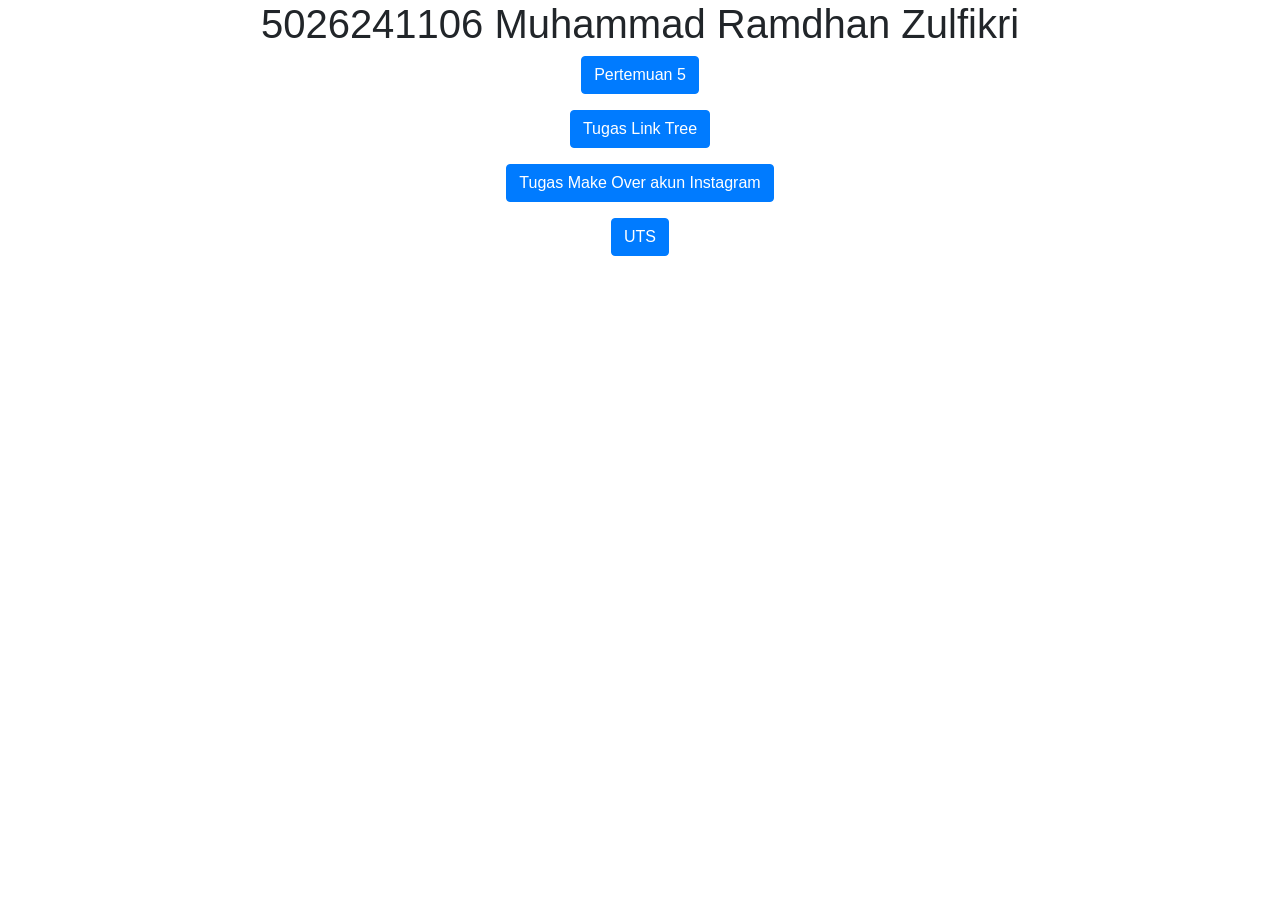
<file: index.html>
<!DOCTYPE html>
<html lang="en">
<head>
  <title>5026241162</title>
  <meta charset="utf-8">
  <meta name="viewport" content="width=device-width, initial-scale=1">
  <link rel="stylesheet" href="https://cdn.jsdelivr.net/npm/bootstrap@4.6.2/dist/css/bootstrap.min.css">
  <script src="https://cdn.jsdelivr.net/npm/jquery@3.7.1/dist/jquery.slim.min.js"></script>
  <script src="https://cdn.jsdelivr.net/npm/popper.js@1.16.1/dist/umd/popper.min.js"></script>
  <script src="https://cdn.jsdelivr.net/npm/bootstrap@4.6.2/dist/js/bootstrap.bundle.min.js"></script>
</head>
<body>

<div class="container">
<center>
    <h1>5026241106 Muhammad Ramdhan Zulfikri</h1>
    <p>
        <a href="pertemuan5.html"target="_blank" class="btn btn-primary">
        Pertemuan 5
        </a>
    </p>

     <p>
        <a href="linktree.html" target="_blank" class="btn btn-primary">
        Tugas Link Tree
        </a>
    </p>

     <p>
        <a href="tugas_ets.html" target="_blank" class="btn btn-primary">
        Tugas Make Over akun Instagram 
        </a>
    </p>

     <p>
        <a href="\ETS\5026241106.html" target="_blank" class="btn btn-primary">
        UTS
        </a>
    </p>
</center>
</div>

</body>
</html>
</file>
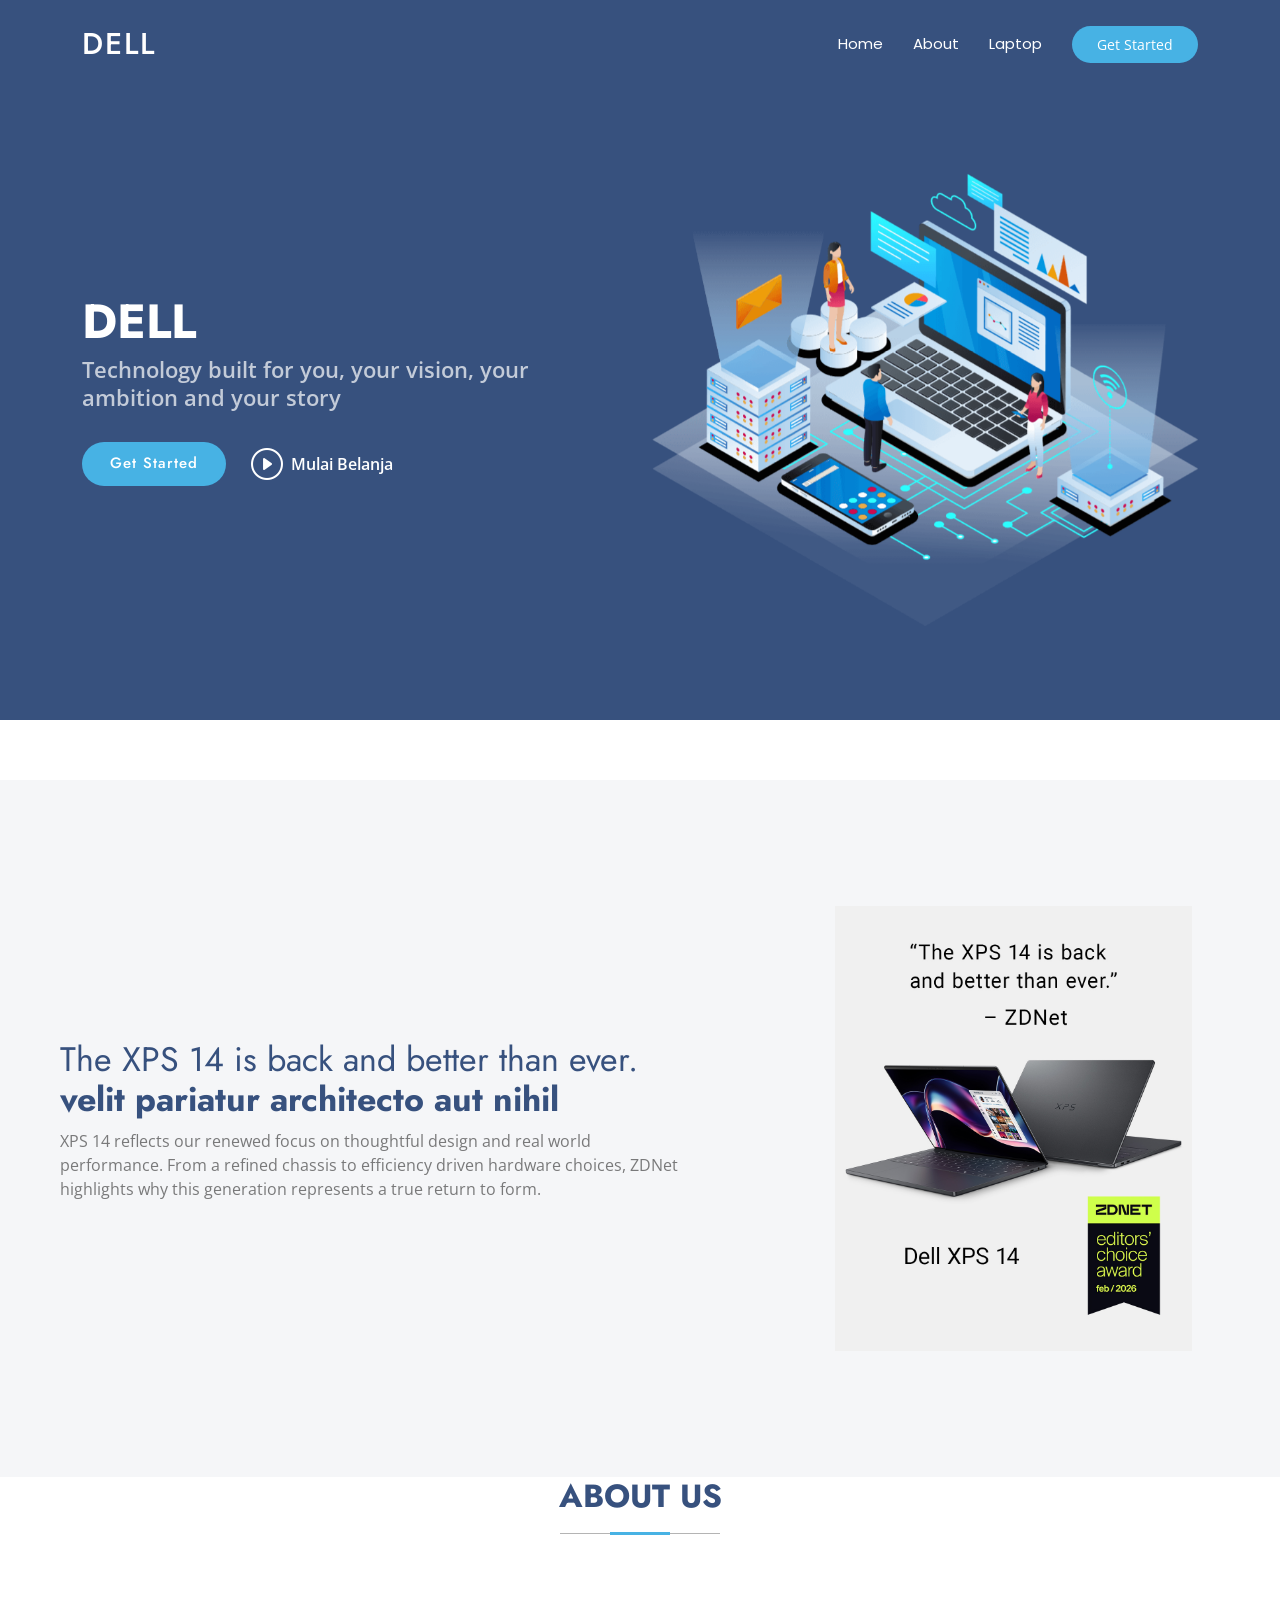
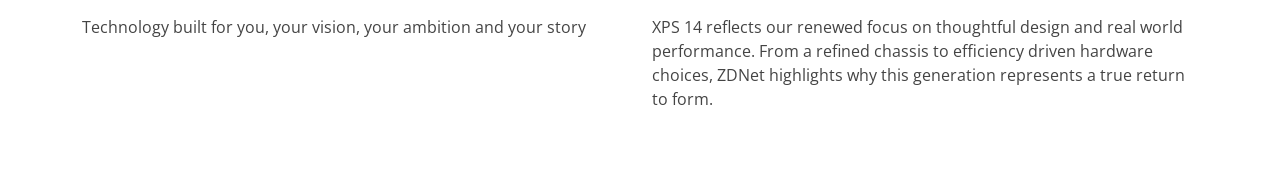
<file: pertemuan5.html>
<!DOCTYPE html>
<html lang="en">

<head>
  <meta charset="utf-8">
  <meta content="width=device-width, initial-scale=1.0" name="viewport">
  <title>DELL</title>
  <meta name="description" content="">
  <meta name="keywords" content="">

  <!-- Favicons -->
  <link href="assets/img/favicon.png" rel="icon">
  <link href="assets/img/apple-touch-icon.png" rel="apple-touch-icon">

  <!-- Fonts -->
  <link href="https://fonts.googleapis.com" rel="preconnect">
  <link href="https://fonts.gstatic.com" rel="preconnect" crossorigin>
  <link href="https://fonts.googleapis.com/css2?family=Open+Sans:ital,wght@0,300;0,400;0,500;0,600;0,700;0,800;1,300;1,400;1,500;1,600;1,700;1,800&family=Poppins:ital,wght@0,100;0,200;0,300;0,400;0,500;0,600;0,700;0,800;0,900;1,100;1,200;1,300;1,400;1,500;1,600;1,700;1,800;1,900&family=Jost:ital,wght@0,100;0,200;0,300;0,400;0,500;0,600;0,700;0,800;0,900;1,100;1,200;1,300;1,400;1,500;1,600;1,700;1,800;1,900&display=swap" rel="stylesheet">

  <!-- Vendor CSS Files -->
  <link href="assets/vendor/bootstrap/css/bootstrap.min.css" rel="stylesheet">
  <link href="assets/vendor/bootstrap-icons/bootstrap-icons.css" rel="stylesheet">
  <link href="assets/vendor/aos/aos.css" rel="stylesheet">
  <link href="assets/vendor/glightbox/css/glightbox.min.css" rel="stylesheet">
  <link href="assets/vendor/swiper/swiper-bundle.min.css" rel="stylesheet">

  <!-- Main CSS File -->
  <link href="assets/css/main.css" rel="stylesheet">


  <!-- =======================================================
  * Template Name: Arsha (Ramdhan 5026241106 Version)
  * Template URL: https://bootstrapmade.com/arsha-free-bootstrap-html-template-corporate/
  * Updated: Feb 22 2025 with Bootstrap v5.3.3
  * Author: BootstrapMade.com
  * License: https://bootstrapmade.com/license/
  ======================================================== -->


</head>

<body class="index-page">
 <header id="header" class="header d-flex align-items-center fixed-top">
    <div class="container-fluid container-xl position-relative d-flex align-items-center">

      <a href="index.html" class="logo d-flex align-items-center me-auto">
        <!-- Uncomment the line below if you also wish to use an image logo -->
        <!-- <img src="assets/img/logo.webp" alt=""> -->
        <h1 class="sitename">DELL</h1>
      </a>

      <nav id="navmenu" class="navmenu">
        <ul>
          <li><a href="#header" class="active">Home</a></li>
          <li><a href="#about">About</a></li>
          <li><a href="#laptop">Laptop</a></li>
        </ul>
        <i class="mobile-nav-toggle d-xl-none bi bi-list"></i>
      </nav>

      <a class="btn-getstarted" href="#about">Get Started</a>

    </div>
  </header>

  <main class="main">

    <!-- Header Section -->
       <section id="header" class="hero section dark-background">

      <div class="container">
        <div class="row gy-4">
          <div class="col-lg-6 order-2 order-lg-1 d-flex flex-column justify-content-center" data-aos="zoom-out">
            <h1>DELL</h1>
            <p>Technology built for you, your vision, your ambition and your story</p>
            <div class="d-flex">
              <a href="#about" class="btn-get-started">Get Started</a>
              <a href="https://visitstore.bio/dell?tab=ig&utm_source=ig&utm_medium=social&utm_content=link_in_bio&fbclid=PAZXh0bgNhZW0CMTEAc3J0YwZhcHBfaWQMMjU2MjgxMDQwNTU4AAGn6eL7VJW2di9iD4-vLk0P9VALiXK4wmE0uKhvw_gEe8aX02_vFhs3VhTnJCY_aem_IVgMwoLdp8MaEEt7yxW54A" class="glightbox btn-watch-video d-flex align-items-center"><i class="bi bi-play-circle"></i><span>Mulai Belanja</span></a>
            </div>
          </div>
          <div class="col-lg-6 order-1 order-lg-2 hero-img" data-aos="zoom-out" data-aos-delay="200">
            <img src="assets/img/hero-img.png" class="img-fluid animated" alt="">
          </div>
        </div>
      </div>

    </section><!-- /Header Section -->

       <!-- About Section -->
    <section id="about" class="about section">

     <!-- laptop Section Ramdhan -->
    <section id="laptop" class="section why-us light-background" data-builder="section">

      <div class="container-fluid">

        <div class="row gy-4">

          <div class="col-lg-7 d-flex flex-column justify-content-center order-2 order-lg-1">

            <div class="content px-xl-5" data-aos="fade-up" data-aos-delay="100">
              <h3><span>The XPS 14 is back and better than ever. </span><strong>velit pariatur architecto aut nihil</strong></h3>
              <p>
                XPS 14 reflects our renewed focus on thoughtful design and real world performance. From a refined chassis to efficiency driven hardware choices, ZDNet highlights why this generation represents a true return to form.
              </p>
            </div>
          </div>

          <div class="col-lg-5 order-1 order-lg-2 why-us-img">
            <img src="assets/img/DELL.png" class="img-fluid" alt="" data-aos="zoom-in" data-aos-delay="100">
          </div>
        </div>

      </div>

    </section><!-- /Laptop Section Ramdhan -->

      <!-- Section Title -->
      <div class="container section-title" data-aos="fade-up">
        <h2>About Us</h2>
      </div><!-- End Section Title -->

      <div class="container">

        <div class="row gy-4">

          <div class="col-lg-6 content" data-aos="fade-up" data-aos-delay="100">
            <p>
              Technology built for you, your vision, your ambition and your story
            </p>

          </div>

          <div class="col-lg-6" data-aos="fade-up" data-aos-delay="200">
            <p>XPS 14 reflects our renewed focus on thoughtful design and real world performance. From a refined chassis to efficiency driven hardware choices, ZDNet highlights why this generation represents a true return to form. </p>
          </div>

        </div>

      </div>

    </section><!-- /About Section -->
  </main>
  
  <!-- Scroll Top -->
  <a href="#" id="scroll-top" class="scroll-top d-flex align-items-center justify-content-center"><i class="bi bi-arrow-up-short"></i></a>

  <!-- Preloader -->
  <div id="preloader"></div>

  <!-- Vendor JS Files -->
  <script src="assets/vendor/bootstrap/js/bootstrap.bundle.min.js"></script>
  <script src="assets/vendor/php-email-form/validate.js"></script>
  <script src="assets/vendor/aos/aos.js"></script>
  <script src="assets/vendor/glightbox/js/glightbox.min.js"></script>
  <script src="assets/vendor/swiper/swiper-bundle.min.js"></script>
  <script src="assets/vendor/waypoints/noframework.waypoints.js"></script>
  <script src="assets/vendor/imagesloaded/imagesloaded.pkgd.min.js"></script> 
  <script src="assets/vendor/isotope-layout/isotope.pkgd.min.js"></script>

  <!-- Main JS File -->
  <script src="assets/js/main.js"></script>

</body>

</html>
</file>
<file: assets/css/main.css>
/**
* Template Name: Arsha
* Template URL: https://bootstrapmade.com/arsha-free-bootstrap-html-template-corporate/
* Updated: Feb 22 2025 with Bootstrap v5.3.3
* Author: BootstrapMade.com
* License: https://bootstrapmade.com/license/
*/

/*--------------------------------------------------------------
# Font & Color Variables
# Help: https://bootstrapmade.com/color-system/
--------------------------------------------------------------*/
/* Fonts */
:root {
  --default-font: "Open Sans",  system-ui, -apple-system, "Segoe UI", Roboto, "Helvetica Neue", Arial, "Noto Sans", "Liberation Sans", sans-serif, "Apple Color Emoji", "Segoe UI Emoji", "Segoe UI Symbol", "Noto Color Emoji";
  --heading-font: "Jost",  sans-serif;
  --nav-font: "Poppins",  sans-serif;
}

/* Global Colors - The following color variables are used throughout the website. Updating them here will change the color scheme of the entire website */
:root { 
  --background-color: #ffffff; /* Background color for the entire website, including individual sections */
  --default-color: #444444; /* Default color used for the majority of the text content across the entire website */
  --heading-color: #37517e; /* Color for headings, subheadings and title throughout the website */
  --accent-color: #47b2e4; /* Accent color that represents your brand on the website. It's used for buttons, links, and other elements that need to stand out */
  --surface-color: #ffffff; /* The surface color is used as a background of boxed elements within sections, such as cards, icon boxes, or other elements that require a visual separation from the global background. */
  --contrast-color: #ffffff; /* Contrast color for text, ensuring readability against backgrounds of accent, heading, or default colors. */
}

/* Nav Menu Colors - The following color variables are used specifically for the navigation menu. They are separate from the global colors to allow for more customization options */
:root {
  --nav-color: #ffffff;  /* The default color of the main navmenu links */
  --nav-hover-color: #47b2e4; /* Applied to main navmenu links when they are hovered over or active */
  --nav-mobile-background-color: #ffffff; /* Used as the background color for mobile navigation menu */
  --nav-dropdown-background-color: #ffffff; /* Used as the background color for dropdown items that appear when hovering over primary navigation items */
  --nav-dropdown-color: #444444; /* Used for navigation links of the dropdown items in the navigation menu. */
  --nav-dropdown-hover-color: #47b2e4; /* Similar to --nav-hover-color, this color is applied to dropdown navigation links when they are hovered over. */
}

/* Color Presets - These classes override global colors when applied to any section or element, providing reuse of the sam color scheme. */

.light-background {
  --background-color: #f5f6f8;
  --surface-color: #ffffff;
}

.dark-background {
  --background-color: #37517e;
  --default-color: #ffffff;
  --heading-color: #ffffff;
  --surface-color: #4668a2;
  --contrast-color: #ffffff;
}

/* Smooth scroll */
:root {
  scroll-behavior: smooth;
}

/*--------------------------------------------------------------
# General Styling & Shared Classes
--------------------------------------------------------------*/
body {
  color: var(--default-color);
  background-color: var(--background-color);
  font-family: var(--default-font);
}

a {
  color: var(--accent-color);
  text-decoration: none;
  transition: 0.3s;
}

a:hover {
  color: color-mix(in srgb, var(--accent-color), transparent 25%);
  text-decoration: none;
}

h1,
h2,
h3,
h4,
h5,
h6 {
  color: var(--heading-color);
  font-family: var(--heading-font);
}

/* PHP Email Form Messages
------------------------------*/
.php-email-form .error-message {
  display: none;
  background: #df1529;
  color: #ffffff;
  text-align: left;
  padding: 15px;
  margin-bottom: 24px;
  font-weight: 600;
}

.php-email-form .sent-message {
  display: none;
  color: #ffffff;
  background: #059652;
  text-align: center;
  padding: 15px;
  margin-bottom: 24px;
  font-weight: 600;
}

.php-email-form .loading {
  display: none;
  background: var(--surface-color);
  text-align: center;
  padding: 15px;
  margin-bottom: 24px;
}

.php-email-form .loading:before {
  content: "";
  display: inline-block;
  border-radius: 50%;
  width: 24px;
  height: 24px;
  margin: 0 10px -6px 0;
  border: 3px solid var(--accent-color);
  border-top-color: var(--surface-color);
  animation: php-email-form-loading 1s linear infinite;
}

@keyframes php-email-form-loading {
  0% {
    transform: rotate(0deg);
  }

  100% {
    transform: rotate(360deg);
  }
}

/*--------------------------------------------------------------
# Global Header
--------------------------------------------------------------*/
.header {
  --background-color: #3d4d6a;
  --heading-color: #ffffff;
  color: var(--default-color);
  background-color: var(--background-color);
  padding: 15px 0;
  transition: all 0.5s;
  z-index: 997;
}

.header .logo {
  line-height: 1;
}

.header .logo img {
  max-height: 36px;
  margin-right: 8px;
}

.header .logo h1 {
  font-size: 30px;
  margin: 0;
  font-weight: 500;
  color: var(--heading-color);
  letter-spacing: 2px;
  text-transform: uppercase;
}

.header .btn-getstarted,
.header .btn-getstarted:focus {
  color: var(--contrast-color);
  background: var(--accent-color);
  font-size: 14px;
  padding: 8px 25px;
  margin: 0 0 0 30px;
  border-radius: 50px;
  transition: 0.3s;
}

.header .btn-getstarted:hover,
.header .btn-getstarted:focus:hover {
  color: var(--contrast-color);
  background: color-mix(in srgb, var(--accent-color), transparent 15%);
}

@media (max-width: 1200px) {
  .header .logo {
    order: 1;
  }

  .header .btn-getstarted {
    order: 2;
    margin: 0 15px 0 0;
    padding: 6px 15px;
  }

  .header .navmenu {
    order: 3;
  }
}

/* Index Page Header
------------------------------*/
.index-page .header {
  --background-color: rgba(255, 255, 255, 0);
  --heading-color: #ffffff;
  --nav-color: #ffffff;
}

/* Index Page Header on Scroll
------------------------------*/
.index-page.scrolled .header {
  --background-color: rgba(40, 58, 90, 0.9);
}

/*--------------------------------------------------------------
# Navigation Menu
--------------------------------------------------------------*/
/* Desktop Navigation */
@media (min-width: 1200px) {
  .navmenu {
    padding: 0;
  }

  .navmenu ul {
    margin: 0;
    padding: 0;
    display: flex;
    list-style: none;
    align-items: center;
  }

  .navmenu li {
    position: relative;
  }

  .navmenu a,
  .navmenu a:focus {
    color: var(--nav-color);
    padding: 18px 15px;
    font-size: 15px;
    font-family: var(--nav-font);
    font-weight: 400;
    display: flex;
    align-items: center;
    justify-content: space-between;
    white-space: nowrap;
    transition: 0.3s;
  }

  .navmenu a i,
  .navmenu a:focus i {
    font-size: 12px;
    line-height: 0;
    margin-left: 5px;
    transition: 0.3s;
  }

  .navmenu li:last-child a {
    padding-right: 0;
  }

  .navmenu li:hover>a,
  .navmenu .active,
  .navmenu .active:focus {
    color: var(--nav-hover-color);
  }

  .navmenu .dropdown ul {
    margin: 0;
    padding: 10px 0;
    background: var(--nav-dropdown-background-color);
    display: block;
    position: absolute;
    visibility: hidden;
    left: 14px;
    top: 130%;
    opacity: 0;
    transition: 0.3s;
    border-radius: 4px;
    z-index: 99;
    box-shadow: 0px 0px 30px rgba(0, 0, 0, 0.1);
  }

  .navmenu .dropdown ul li {
    min-width: 200px;
  }

  .navmenu .dropdown ul a {
    padding: 10px 20px;
    font-size: 15px;
    text-transform: none;
    color: var(--nav-dropdown-color);
  }

  .navmenu .dropdown ul a i {
    font-size: 12px;
  }

  .navmenu .dropdown ul a:hover,
  .navmenu .dropdown ul .active:hover,
  .navmenu .dropdown ul li:hover>a {
    color: var(--nav-dropdown-hover-color);
  }

  .navmenu .dropdown:hover>ul {
    opacity: 1;
    top: 100%;
    visibility: visible;
  }

  .navmenu .dropdown .dropdown ul {
    top: 0;
    left: -90%;
    visibility: hidden;
  }

  .navmenu .dropdown .dropdown:hover>ul {
    opacity: 1;
    top: 0;
    left: -100%;
    visibility: visible;
  }

  .navmenu .megamenu {
    position: static;
  }

  .navmenu .megamenu ul {
    margin: 0;
    padding: 10px;
    background: var(--nav-dropdown-background-color);
    box-shadow: 0px 0px 20px rgba(0, 0, 0, 0.1);
    position: absolute;
    top: 130%;
    left: 0;
    right: 0;
    visibility: hidden;
    opacity: 0;
    display: flex;
    transition: 0.3s;
    border-radius: 4px;
    z-index: 99;
  }

  .navmenu .megamenu ul li {
    flex: 1;
  }

  .navmenu .megamenu ul li a,
  .navmenu .megamenu ul li:hover>a {
    padding: 10px 20px;
    font-size: 15px;
    color: var(--nav-dropdown-color);
  }

  .navmenu .megamenu ul li a:hover,
  .navmenu .megamenu ul li .active,
  .navmenu .megamenu ul li .active:hover {
    color: var(--nav-dropdown-hover-color);
  }

  .navmenu .megamenu:hover>ul {
    opacity: 1;
    top: 100%;
    visibility: visible;
  }

  .navmenu .dd-box-shadow {
    box-shadow: 0px 0px 30px rgba(0, 0, 0, 0.1);
  }
}

/* Mobile Navigation */
@media (max-width: 1199px) {
  .mobile-nav-toggle {
    color: var(--nav-color);
    font-size: 28px;
    line-height: 0;
    margin-right: 10px;
    cursor: pointer;
    transition: color 0.3s;
  }

  .navmenu {
    padding: 0;
    z-index: 9997;
  }

  .navmenu ul {
    display: none;
    list-style: none;
    position: absolute;
    inset: 60px 20px 20px 20px;
    padding: 10px 0;
    margin: 0;
    border-radius: 6px;
    background-color: var(--nav-mobile-background-color);
    overflow-y: auto;
    transition: 0.3s;
    z-index: 9998;
    box-shadow: 0px 0px 30px rgba(0, 0, 0, 0.1);
  }

  .navmenu a,
  .navmenu a:focus {
    color: var(--nav-dropdown-color);
    padding: 10px 20px;
    font-family: var(--nav-font);
    font-size: 17px;
    font-weight: 500;
    display: flex;
    align-items: center;
    justify-content: space-between;
    white-space: nowrap;
    transition: 0.3s;
  }

  .navmenu a i,
  .navmenu a:focus i {
    font-size: 12px;
    line-height: 0;
    margin-left: 5px;
    width: 30px;
    height: 30px;
    display: flex;
    align-items: center;
    justify-content: center;
    border-radius: 50%;
    transition: 0.3s;
    background-color: color-mix(in srgb, var(--accent-color), transparent 90%);
  }

  .navmenu a i:hover,
  .navmenu a:focus i:hover {
    background-color: var(--accent-color);
    color: var(--contrast-color);
  }

  .navmenu a:hover,
  .navmenu .active,
  .navmenu .active:focus {
    color: var(--nav-dropdown-hover-color);
  }

  .navmenu .active i,
  .navmenu .active:focus i {
    background-color: var(--accent-color);
    color: var(--contrast-color);
    transform: rotate(180deg);
  }

  .navmenu .dropdown ul {
    position: static;
    display: none;
    z-index: 99;
    padding: 10px 0;
    margin: 10px 20px;
    background-color: var(--nav-dropdown-background-color);
    border: 1px solid color-mix(in srgb, var(--default-color), transparent 90%);
    box-shadow: none;
    transition: all 0.5s ease-in-out;
  }

  .navmenu .dropdown ul ul {
    background-color: rgba(33, 37, 41, 0.1);
  }

  .navmenu .dropdown>.dropdown-active {
    display: block;
    background-color: rgba(33, 37, 41, 0.03);
  }

  .mobile-nav-active {
    overflow: hidden;
  }

  .mobile-nav-active .mobile-nav-toggle {
    color: #fff;
    position: absolute;
    font-size: 32px;
    top: 15px;
    right: 15px;
    margin-right: 0;
    z-index: 9999;
  }

  .mobile-nav-active .navmenu {
    position: fixed;
    overflow: hidden;
    inset: 0;
    background: rgba(33, 37, 41, 0.8);
    transition: 0.3s;
  }

  .mobile-nav-active .navmenu>ul {
    display: block;
  }
}

/*--------------------------------------------------------------
# Global Footer
--------------------------------------------------------------*/
.footer {
  color: var(--default-color);
  background-color: var(--background-color);
  font-size: 14px;
  padding-bottom: 50px;
  position: relative;
}

.footer .footer-newsletter {
  background-color: color-mix(in srgb, var(--heading-color), transparent 95%);
  padding: 50px 0;
}

.footer .footer-newsletter h4 {
  font-size: 24px;
}

.footer .footer-newsletter .newsletter-form {
  margin-top: 30px;
  margin-bottom: 15px;
  padding: 6px 8px;
  position: relative;
  background-color: color-mix(in srgb, var(--background-color), transparent 50%);
  border: 1px solid color-mix(in srgb, var(--default-color), transparent 90%);
  box-shadow: 0px 2px 25px rgba(0, 0, 0, 0.1);
  display: flex;
  transition: 0.3s;
  border-radius: 50px;
}

.footer .footer-newsletter .newsletter-form:focus-within {
  border-color: var(--accent-color);
}

.footer .footer-newsletter .newsletter-form input[type=email] {
  border: 0;
  padding: 4px;
  width: 100%;
  background-color: color-mix(in srgb, var(--background-color), transparent 50%);
  color: var(--default-color);
}

.footer .footer-newsletter .newsletter-form input[type=email]:focus-visible {
  outline: none;
}

.footer .footer-newsletter .newsletter-form input[type=submit] {
  border: 0;
  font-size: 16px;
  padding: 0 20px;
  margin: -7px -8px -7px 0;
  background: var(--accent-color);
  color: var(--contrast-color);
  transition: 0.3s;
  border-radius: 50px;
}

.footer .footer-newsletter .newsletter-form input[type=submit]:hover {
  background: color-mix(in srgb, var(--accent-color), transparent 20%);
}

.footer .footer-top {
  padding-top: 50px;
}

.footer .social-links a {
  display: flex;
  align-items: center;
  justify-content: center;
  width: 40px;
  height: 40px;
  border-radius: 50%;
  border: 1px solid color-mix(in srgb, var(--default-color), transparent 50%);
  font-size: 16px;
  color: color-mix(in srgb, var(--default-color), transparent 20%);
  margin-right: 10px;
  transition: 0.3s;
}

.footer .social-links a:hover {
  color: var(--accent-color);
  border-color: var(--accent-color);
}

.footer h4 {
  font-size: 16px;
  font-weight: bold;
  position: relative;
  padding-bottom: 12px;
}

.footer .footer-links {
  margin-bottom: 30px;
}

.footer .footer-links ul {
  list-style: none;
  padding: 0;
  margin: 0;
}

.footer .footer-links ul i {
  margin-right: 3px;
  font-size: 12px;
  line-height: 0;
  color: var(--accent-color);
}

.footer .footer-links ul li {
  padding: 10px 0;
  display: flex;
  align-items: center;
}

.footer .footer-links ul li:first-child {
  padding-top: 0;
}

.footer .footer-links ul a {
  display: inline-block;
  color: color-mix(in srgb, var(--default-color), transparent 20%);
  line-height: 1;
}

.footer .footer-links ul a:hover {
  color: var(--accent-color);
}

.footer .footer-about a {
  color: var(--heading-color);
  font-size: 28px;
  font-weight: 600;
  text-transform: uppercase;
  font-family: var(--heading-font);
}

.footer .footer-contact p {
  margin-bottom: 5px;
}

.footer .copyright {
  padding-top: 25px;
  padding-bottom: 25px;
  border-top: 1px solid color-mix(in srgb, var(--default-color), transparent 90%);
}

.footer .copyright p {
  margin-bottom: 0;
}

.footer .credits {
  margin-top: 6px;
  font-size: 13px;
}

/*--------------------------------------------------------------
# Preloader
--------------------------------------------------------------*/
#preloader {
  position: fixed;
  inset: 0;
  z-index: 999999;
  overflow: hidden;
  background: var(--background-color);
  transition: all 0.6s ease-out;
}

#preloader:before {
  content: "";
  position: fixed;
  top: calc(50% - 30px);
  left: calc(50% - 30px);
  border: 6px solid #ffffff;
  border-color: var(--accent-color) transparent var(--accent-color) transparent;
  border-radius: 50%;
  width: 60px;
  height: 60px;
  animation: animate-preloader 1.5s linear infinite;
}

@keyframes animate-preloader {
  0% {
    transform: rotate(0deg);
  }

  100% {
    transform: rotate(360deg);
  }
}

/*--------------------------------------------------------------
# Scroll Top Button
--------------------------------------------------------------*/
.scroll-top {
  position: fixed;
  visibility: hidden;
  opacity: 0;
  right: 15px;
  bottom: -15px;
  z-index: 99999;
  background-color: var(--accent-color);
  width: 44px;
  height: 44px;
  border-radius: 50px;
  transition: all 0.4s;
}

.scroll-top i {
  font-size: 24px;
  color: var(--contrast-color);
  line-height: 0;
}

.scroll-top:hover {
  background-color: color-mix(in srgb, var(--accent-color), transparent 20%);
  color: var(--contrast-color);
}

.scroll-top.active {
  visibility: visible;
  opacity: 1;
  bottom: 15px;
}

/*--------------------------------------------------------------
# Disable aos animation delay on mobile devices
--------------------------------------------------------------*/
@media screen and (max-width: 768px) {
  [data-aos-delay] {
    transition-delay: 0 !important;
  }
}

/*--------------------------------------------------------------
# Global Page Titles & Breadcrumbs
--------------------------------------------------------------*/
.page-title {
  --background-color: color-mix(in srgb, var(--default-color), transparent 96%);
  color: var(--default-color);
  background-color: var(--background-color);
  padding: 20px 0;
  position: relative;
}

.page-title h1 {
  font-size: 28px;
  font-weight: 700;
  margin: 0;
}

.page-title .breadcrumbs ol {
  display: flex;
  flex-wrap: wrap;
  list-style: none;
  padding: 0 0 10px 0;
  margin: 0;
  font-size: 14px;
}

.page-title .breadcrumbs ol li+li {
  padding-left: 10px;
}

.page-title .breadcrumbs ol li+li::before {
  content: "/";
  display: inline-block;
  padding-right: 10px;
  color: color-mix(in srgb, var(--default-color), transparent 70%);
}

/*--------------------------------------------------------------
# Global Sections
--------------------------------------------------------------*/
section,
.section {
  color: var(--default-color);
  background-color: var(--background-color);
  padding: 60px 0;
  scroll-margin-top: 88px;
  overflow: clip;
}

@media (max-width: 1199px) {

  section,
  .section {
    scroll-margin-top: 66px;
  }
}

/*--------------------------------------------------------------
# Global Section Titles
--------------------------------------------------------------*/
.section-title {
  text-align: center;
  padding-bottom: 60px;
  position: relative;
}

.section-title h2 {
  font-size: 32px;
  font-weight: 700;
  margin-bottom: 20px;
  padding-bottom: 20px;
  text-transform: uppercase;
  position: relative;
}

.section-title h2:before {
  content: "";
  position: absolute;
  display: block;
  width: 160px;
  height: 1px;
  background: color-mix(in srgb, var(--default-color), transparent 60%);
  left: 0;
  right: 0;
  bottom: 1px;
  margin: auto;
}

.section-title h2::after {
  content: "";
  position: absolute;
  display: block;
  width: 60px;
  height: 3px;
  background: var(--accent-color);
  left: 0;
  right: 0;
  bottom: 0;
  margin: auto;
}

.section-title p {
  margin-bottom: 0;
}

/*--------------------------------------------------------------
# Hero Section
--------------------------------------------------------------*/
.hero {
  width: 100%;
  min-height: 80vh;
  position: relative;
  padding: 120px 0 60px 0;
  display: flex;
  align-items: center;
}

.hero h1 {
  margin: 0;
  font-size: 48px;
  font-weight: 700;
  line-height: 56px;
}

.hero p {
  color: color-mix(in srgb, var(--default-color), transparent 30%);
  margin: 5px 0 30px 0;
  font-size: 22px;
  line-height: 1.3;
  font-weight: 600;
}

.hero .btn-get-started {
  color: var(--contrast-color);
  background: var(--accent-color);
  font-family: var(--heading-font);
  font-weight: 500;
  font-size: 15px;
  letter-spacing: 1px;
  display: inline-block;
  padding: 10px 28px 12px 28px;
  border-radius: 50px;
  transition: 0.5s;
}

.hero .btn-get-started:hover {
  color: var(--contrast-color);
  background: color-mix(in srgb, var(--accent-color), transparent 15%);
}

.hero .btn-watch-video {
  font-size: 16px;
  transition: 0.5s;
  margin-left: 25px;
  color: var(--default-color);
  font-weight: 600;
}

.hero .btn-watch-video i {
  color: var(--contrast-color);
  font-size: 32px;
  transition: 0.3s;
  line-height: 0;
  margin-right: 8px;
}

.hero .btn-watch-video:hover {
  color: var(--accent-color);
}

.hero .btn-watch-video:hover i {
  color: color-mix(in srgb, var(--accent-color), transparent 15%);
}

.hero .animated {
  animation: up-down 2s ease-in-out infinite alternate-reverse both;
}

@media (max-width: 640px) {
  .hero h1 {
    font-size: 28px;
    line-height: 36px;
  }

  .hero p {
    font-size: 18px;
    line-height: 24px;
    margin-bottom: 30px;
  }

  .hero .btn-get-started,
  .hero .btn-watch-video {
    font-size: 13px;
  }
}

@keyframes up-down {
  0% {
    transform: translateY(10px);
  }

  100% {
    transform: translateY(-10px);
  }
}

/*--------------------------------------------------------------
# Clients Section
--------------------------------------------------------------*/
.clients {
  padding: 12px 0;
}

.clients .swiper {
  padding: 10px 0;
}

.clients .swiper-wrapper {
  height: auto;
}

.clients .swiper-slide img {
  transition: 0.3s;
  padding: 0 10px;
}

.clients .swiper-slide img:hover {
  transform: scale(1.1);
}

/*--------------------------------------------------------------
# About Section
--------------------------------------------------------------*/
.about ul {
  list-style: none;
  padding: 0;
}

.about ul li {
  padding-bottom: 5px;
  display: flex;
  align-items: center;
}

.about ul i {
  font-size: 20px;
  padding-right: 4px;
  color: var(--accent-color);
}

.about .read-more {
  color: var(--accent-color);
  font-family: var(--heading-font);
  font-weight: 500;
  font-size: 16px;
  letter-spacing: 1px;
  padding: 8px 28px;
  border-radius: 5px;
  transition: 0.3s;
  display: inline-flex;
  align-items: center;
  justify-content: center;
  border: 2px solid var(--accent-color);
}

.about .read-more i {
  font-size: 18px;
  margin-left: 5px;
  line-height: 0;
  transition: 0.3s;
}

.about .read-more:hover {
  background: var(--accent-color);
  color: var(--contrast-color);
}

.about .read-more:hover i {
  transform: translate(5px, 0);
}

/*--------------------------------------------------------------
# Why Us Section
--------------------------------------------------------------*/
.why-us {
  padding: 30px 0;
}

.why-us .content h3 {
  font-weight: 400;
  font-size: 34px;
}

.why-us .content p {
  color: color-mix(in srgb, var(--default-color), transparent 30%);
}

.why-us .faq-container .faq-item {
  background-color: var(--surface-color);
  position: relative;
  padding: 20px;
  margin-bottom: 20px;
  box-shadow: 0px 5px 25px 0px rgba(0, 0, 0, 0.1);
  overflow: hidden;
}

.why-us .faq-container .faq-item:last-child {
  margin-bottom: 0;
}

.why-us .faq-container .faq-item h3 {
  font-weight: 500;
  font-size: 17px;
  line-height: 24px;
  margin: 0 30px 0 0;
  transition: 0.3s;
  cursor: pointer;
}

.why-us .faq-container .faq-item h3 span {
  color: var(--accent-color);
  padding-right: 5px;
  font-weight: 600;
}

.why-us .faq-container .faq-item h3:hover {
  color: var(--accent-color);
}

.why-us .faq-container .faq-item .faq-content {
  display: grid;
  grid-template-rows: 0fr;
  transition: 0.3s ease-in-out;
  visibility: hidden;
  opacity: 0;
}

.why-us .faq-container .faq-item .faq-content p {
  margin-bottom: 0;
  overflow: hidden;
}

.why-us .faq-container .faq-item .faq-icon {
  position: absolute;
  top: 22px;
  left: 20px;
  font-size: 22px;
  line-height: 0;
  transition: 0.3s;
  color: var(--accent-color);
}

.why-us .faq-container .faq-item .faq-toggle {
  position: absolute;
  top: 20px;
  right: 20px;
  font-size: 16px;
  line-height: 0;
  transition: 0.3s;
  cursor: pointer;
}

.why-us .faq-container .faq-item .faq-toggle:hover {
  color: var(--accent-color);
}

.why-us .faq-container .faq-active h3 {
  color: var(--accent-color);
}

.why-us .faq-container .faq-active .faq-content {
  grid-template-rows: 1fr;
  visibility: visible;
  opacity: 1;
  padding-top: 10px;
}

.why-us .faq-container .faq-active .faq-toggle {
  transform: rotate(90deg);
  color: var(--accent-color);
}

.why-us .why-us-img {
  display: flex;
  align-items: center;
  justify-content: center;
}

.why-us .why-us-img img {
  max-height: 70%;
}

/*--------------------------------------------------------------
# Skills Section
--------------------------------------------------------------*/
.skills .content h3 {
  font-size: 2rem;
  font-weight: 700;
}

.skills .content p {
  color: color-mix(in srgb, var(--default-color), transparent 30%);
}

.skills .content p:last-child {
  margin-bottom: 0;
}

.skills .content ul {
  list-style: none;
  padding: 0;
}

.skills .content ul li {
  padding-bottom: 10px;
}

.skills .progress {
  height: 60px;
  display: block;
  background: none;
  border-radius: 0;
}

.skills .progress .skill {
  color: var(--default-color);
  padding: 0;
  margin: 0 0 6px 0;
  text-transform: uppercase;
  display: block;
  font-weight: 600;
  font-family: var(--heading-font);
}

.skills .progress .skill .val {
  float: right;
  font-style: normal;
}

.skills .progress-bar-wrap {
  background: color-mix(in srgb, var(--heading-color), transparent 90%);
  height: 10px;
}

.skills .progress-bar {
  width: 1px;
  height: 10px;
  transition: 0.9s;
  background-color: var(--heading-color);
}

/*--------------------------------------------------------------
# Services Section
--------------------------------------------------------------*/
.services .service-item {
  background-color: var(--surface-color);
  box-shadow: 0px 5px 90px 0px rgba(0, 0, 0, 0.1);
  padding: 50px 30px;
  transition: all ease-in-out 0.4s;
  height: 100%;
}

.services .service-item .icon {
  margin-bottom: 10px;
}

.services .service-item .icon i {
  color: var(--accent-color);
  font-size: 36px;
  transition: 0.3s;
}

.services .service-item h4 {
  font-weight: 700;
  margin-bottom: 15px;
  font-size: 20px;
}

.services .service-item h4 a {
  color: var(--heading-color);
  transition: ease-in-out 0.3s;
}

.services .service-item p {
  line-height: 24px;
  font-size: 14px;
  margin-bottom: 0;
}

.services .service-item:hover {
  transform: translateY(-10px);
}

.services .service-item:hover h4 a {
  color: var(--accent-color);
}

/*--------------------------------------------------------------
# Work Process Section
--------------------------------------------------------------*/
.work-process .steps-item {
  background: var(--surface-color);
  border-radius: 20px;
  height: 100%;
  transition: all 0.3s ease-in-out;
  box-shadow: 0 5px 20px color-mix(in srgb, var(--default-color), transparent 92%);
}

.work-process .steps-item .steps-image {
  border-radius: 20px 20px 0 0;
  overflow: hidden;
}

.work-process .steps-item:hover {
  transform: translateY(-10px);
  box-shadow: 0 15px 30px color-mix(in srgb, var(--accent-color), transparent 85%);
}

.work-process .steps-item:hover .steps-number {
  background: var(--accent-color);
  color: var(--contrast-color);
}

.work-process .steps-item:hover .steps-image img {
  transform: scale(1.1);
}

.work-process .steps-image {
  position: relative;
  height: 280px;
}

.work-process .steps-image img {
  width: 100%;
  height: 100%;
  object-fit: cover;
  transition: transform 0.6s ease;
}

.work-process .steps-content {
  position: relative;
  padding: 40px 30px 30px;
}

.work-process .steps-content .steps-number {
  position: absolute;
  left: 30px;
  top: -30px;
  width: 60px;
  height: 60px;
  background: var(--accent-color);
  color: var(--contrast-color);
  border-radius: 50%;
  font-family: var(--heading-font);
  font-size: 24px;
  font-weight: 700;
  display: flex;
  align-items: center;
  justify-content: center;
  transition: all 0.3s ease-in-out;
}

.work-process .steps-content h3 {
  font-size: 24px;
  font-weight: 700;
  margin-bottom: 15px;
}

.work-process .steps-content p {
  font-size: 15px;
  color: color-mix(in srgb, var(--default-color), transparent 20%);
  margin-bottom: 25px;
}

.work-process .steps-features .feature-item {
  display: flex;
  align-items: center;
  margin-bottom: 12px;
}

.work-process .steps-features .feature-item:last-child {
  margin-bottom: 0;
}

.work-process .steps-features .feature-item i {
  color: var(--accent-color);
  font-size: 18px;
  margin-right: 10px;
}

.work-process .steps-features .feature-item span {
  font-size: 14px;
  color: color-mix(in srgb, var(--default-color), transparent 15%);
}

@media (max-width: 1199px) {
  .work-process .steps-image {
    height: 240px;
  }

  .work-process .steps-content {
    padding: 35px 25px 25px;
  }

  .work-process .steps-content h3 {
    font-size: 22px;
  }
}

@media (max-width: 991px) {
  .work-process .steps-item {
    margin-bottom: 30px;
  }

  .work-process .steps-image {
    height: 220px;
  }

  .work-process .steps-content {
    padding: 30px 20px 20px;
  }

  .work-process .steps-content .steps-number {
    width: 50px;
    height: 50px;
    font-size: 20px;
    left: 25px;
    top: -25px;
  }

  .work-process .steps-content h3 {
    font-size: 20px;
    margin-bottom: 12px;
  }

  .work-process .steps-content p {
    font-size: 14px;
    margin-bottom: 20px;
  }
}

/*--------------------------------------------------------------
# Call To Action Section
--------------------------------------------------------------*/
.call-to-action {
  padding: 120px 0;
  position: relative;
  clip-path: inset(0);
}

.call-to-action img {
  position: fixed;
  top: 0;
  left: 0;
  display: block;
  width: 100%;
  height: 100%;
  object-fit: cover;
  z-index: 1;
}

.call-to-action:before {
  content: "";
  background: color-mix(in srgb, var(--background-color), transparent 35%);
  position: absolute;
  inset: 0;
  z-index: 2;
}

.call-to-action .container {
  position: relative;
  z-index: 3;
}

.call-to-action h3 {
  color: var(--default-color);
  font-size: 28px;
  font-weight: 700;
}

.call-to-action p {
  color: var(--default-color);
}

.call-to-action .cta-btn {
  font-family: var(--heading-font);
  font-weight: 500;
  font-size: 16px;
  letter-spacing: 1px;
  display: inline-block;
  padding: 12px 40px;
  border-radius: 50px;
  transition: 0.5s;
  margin: 10px;
  border: 2px solid var(--contrast-color);
  color: var(--contrast-color);
}

.call-to-action .cta-btn:hover {
  background: var(--accent-color);
  border: 2px solid var(--accent-color);
}

/*--------------------------------------------------------------
# Portfolio Section
--------------------------------------------------------------*/
.portfolio .portfolio-filters {
  padding: 0;
  margin: 0 auto 20px auto;
  list-style: none;
  text-align: center;
}

.portfolio .portfolio-filters li {
  cursor: pointer;
  display: inline-block;
  padding: 8px 20px 10px 20px;
  margin: 0;
  font-size: 15px;
  font-weight: 500;
  line-height: 1;
  margin-bottom: 5px;
  border-radius: 50px;
  transition: all 0.3s ease-in-out;
  font-family: var(--heading-font);
}

.portfolio .portfolio-filters li:hover,
.portfolio .portfolio-filters li.filter-active {
  color: var(--contrast-color);
  background-color: var(--accent-color);
}

.portfolio .portfolio-filters li:first-child {
  margin-left: 0;
}

.portfolio .portfolio-filters li:last-child {
  margin-right: 0;
}

@media (max-width: 575px) {
  .portfolio .portfolio-filters li {
    font-size: 14px;
    margin: 0 0 10px 0;
  }
}

.portfolio .portfolio-item {
  position: relative;
  overflow: hidden;
}

.portfolio .portfolio-item .portfolio-info {
  opacity: 0;
  position: absolute;
  left: 12px;
  right: 12px;
  bottom: -100%;
  z-index: 3;
  transition: all ease-in-out 0.5s;
  background: color-mix(in srgb, var(--background-color), transparent 10%);
  padding: 15px;
}

.portfolio .portfolio-item .portfolio-info h4 {
  font-size: 18px;
  font-weight: 600;
  padding-right: 50px;
}

.portfolio .portfolio-item .portfolio-info p {
  color: color-mix(in srgb, var(--default-color), transparent 30%);
  font-size: 14px;
  margin-bottom: 0;
  padding-right: 50px;
}

.portfolio .portfolio-item .portfolio-info .preview-link,
.portfolio .portfolio-item .portfolio-info .details-link {
  position: absolute;
  right: 50px;
  font-size: 24px;
  top: calc(50% - 14px);
  color: color-mix(in srgb, var(--default-color), transparent 30%);
  transition: 0.3s;
  line-height: 0;
}

.portfolio .portfolio-item .portfolio-info .preview-link:hover,
.portfolio .portfolio-item .portfolio-info .details-link:hover {
  color: var(--accent-color);
}

.portfolio .portfolio-item .portfolio-info .details-link {
  right: 14px;
  font-size: 28px;
}

.portfolio .portfolio-item:hover .portfolio-info {
  opacity: 1;
  bottom: 0;
}

/*--------------------------------------------------------------
# Team Section
--------------------------------------------------------------*/
.team .team-member {
  background-color: var(--surface-color);
  box-shadow: 0px 2px 15px rgba(0, 0, 0, 0.1);
  position: relative;
  border-radius: 5px;
  transition: 0.5s;
  padding: 30px;
  height: 100%;
}

@media (max-width: 468px) {
  .team .team-member {
    flex-direction: column;
    justify-content: center !important;
    align-items: center !important;
  }
}

.team .team-member .pic {
  overflow: hidden;
  width: 150px;
  border-radius: 50%;
  flex-shrink: 0;
}

.team .team-member .pic img {
  transition: ease-in-out 0.3s;
}

.team .team-member:hover {
  transform: translateY(-10px);
}

.team .team-member .member-info {
  padding-left: 30px;
}

@media (max-width: 468px) {
  .team .team-member .member-info {
    padding: 30px 0 0 0;
    text-align: center;
  }
}

.team .team-member h4 {
  font-weight: 700;
  margin-bottom: 5px;
  font-size: 20px;
}

.team .team-member span {
  display: block;
  font-size: 15px;
  padding-bottom: 10px;
  position: relative;
  font-weight: 500;
}

.team .team-member span::after {
  content: "";
  position: absolute;
  display: block;
  width: 50px;
  height: 1px;
  background: color-mix(in srgb, var(--default-color), transparent 85%);
  bottom: 0;
  left: 0;
}

@media (max-width: 468px) {
  .team .team-member span::after {
    left: calc(50% - 25px);
  }
}

.team .team-member p {
  margin: 10px 0 0 0;
  font-size: 14px;
}

.team .team-member .social {
  margin-top: 12px;
  display: flex;
  align-items: center;
  justify-content: start;
  width: 100%;
}

@media (max-width: 468px) {
  .team .team-member .social {
    justify-content: center;
  }
}

.team .team-member .social a {
  background: color-mix(in srgb, var(--default-color), transparent 94%);
  transition: ease-in-out 0.3s;
  display: flex;
  align-items: center;
  justify-content: center;
  border-radius: 50px;
  width: 36px;
  height: 36px;
}

.team .team-member .social a i {
  color: color-mix(in srgb, var(--default-color), transparent 20%);
  font-size: 16px;
  margin: 0 2px;
}

.team .team-member .social a:hover {
  background: var(--accent-color);
}

.team .team-member .social a:hover i {
  color: var(--contrast-color);
}

.team .team-member .social a+a {
  margin-left: 8px;
}

/*--------------------------------------------------------------
# Pricing Section
--------------------------------------------------------------*/
.pricing .pricing-item {
  background-color: var(--surface-color);
  box-shadow: 0 3px 20px -2px rgba(0, 0, 0, 0.1);
  border-top: 4px solid var(--background-color);
  padding: 60px 40px;
  height: 100%;
  border-radius: 5px;
}

.pricing h3 {
  font-weight: 600;
  margin-bottom: 15px;
  font-size: 20px;
}

.pricing h4 {
  color: var(--accent-color);
  font-size: 48px;
  font-weight: 400;
  font-family: var(--heading-font);
  margin-bottom: 0;
}

.pricing h4 sup {
  font-size: 28px;
}

.pricing h4 span {
  color: color-mix(in srgb, var(--default-color), transparent 50%);
  font-size: 18px;
}

.pricing ul {
  padding: 20px 0;
  list-style: none;
  color: color-mix(in srgb, var(--default-color), transparent 30%);
  text-align: left;
  line-height: 20px;
}

.pricing ul li {
  padding: 10px 0;
  display: flex;
  align-items: center;
}

.pricing ul i {
  color: #059652;
  font-size: 24px;
  padding-right: 3px;
}

.pricing ul .na {
  color: color-mix(in srgb, var(--default-color), transparent 60%);
}

.pricing ul .na i {
  color: color-mix(in srgb, var(--default-color), transparent 60%);
}

.pricing ul .na span {
  text-decoration: line-through;
}

.pricing .buy-btn {
  color: var(--accent-color);
  display: inline-block;
  padding: 8px 35px 10px 35px;
  border-radius: 50px;
  transition: none;
  font-size: 16px;
  font-weight: 500;
  font-family: var(--heading-font);
  transition: 0.3s;
  border: 1px solid var(--accent-color);
}

.pricing .buy-btn:hover {
  background: var(--accent-color);
  color: var(--contrast-color);
}

.pricing .featured {
  border-top-color: var(--accent-color);
}

.pricing .featured .buy-btn {
  background: var(--accent-color);
  color: var(--contrast-color);
}

@media (max-width: 992px) {
  .pricing .box {
    max-width: 60%;
    margin: 0 auto 30px auto;
  }
}

@media (max-width: 767px) {
  .pricing .box {
    max-width: 80%;
    margin: 0 auto 30px auto;
  }
}

@media (max-width: 420px) {
  .pricing .box {
    max-width: 100%;
    margin: 0 auto 30px auto;
  }
}

/*--------------------------------------------------------------
# Testimonials Section
--------------------------------------------------------------*/
.testimonials .section-header {
  margin-bottom: 40px;
}

.testimonials .testimonials-carousel,
.testimonials .testimonials-slider {
  overflow: hidden;
}

.testimonials .testimonial-item {
  text-align: center;
}

.testimonials .testimonial-item .testimonial-img {
  width: 120px;
  border-radius: 50%;
  border: 4px solid var(--background-color);
  margin: 0 auto;
}

.testimonials .testimonial-item h3 {
  font-size: 20px;
  font-weight: bold;
  margin: 10px 0 5px 0;
}

.testimonials .testimonial-item h4 {
  font-size: 14px;
  color: color-mix(in srgb, var(--default-color), transparent 40%);
  margin: 0 0 15px 0;
}

.testimonials .testimonial-item .stars {
  margin-bottom: 15px;
}

.testimonials .testimonial-item .stars i {
  color: #ffc107;
  margin: 0 1px;
}

.testimonials .testimonial-item .quote-icon-left,
.testimonials .testimonial-item .quote-icon-right {
  color: color-mix(in srgb, var(--accent-color), transparent 50%);
  font-size: 26px;
  line-height: 0;
}

.testimonials .testimonial-item .quote-icon-left {
  display: inline-block;
  left: -5px;
  position: relative;
}

.testimonials .testimonial-item .quote-icon-right {
  display: inline-block;
  right: -5px;
  position: relative;
  top: 10px;
  transform: scale(-1, -1);
}

.testimonials .testimonial-item p {
  font-style: italic;
  margin: 0 auto 15px auto;
}

.testimonials .swiper-wrapper {
  height: auto;
}

.testimonials .swiper-pagination {
  margin-top: 20px;
  position: relative;
}

.testimonials .swiper-pagination .swiper-pagination-bullet {
  width: 12px;
  height: 12px;
  opacity: 1;
  background-color: color-mix(in srgb, var(--default-color), transparent 85%);
}

.testimonials .swiper-pagination .swiper-pagination-bullet-active {
  background-color: var(--accent-color);
}

@media (min-width: 992px) {
  .testimonials .testimonial-item p {
    width: 80%;
  }
}

/*--------------------------------------------------------------
# Faq 2 Section
--------------------------------------------------------------*/
.faq-2 .faq-container {
  margin-top: 15px;
}

.faq-2 .faq-container .faq-item {
  background-color: var(--surface-color);
  position: relative;
  padding: 20px;
  margin-bottom: 20px;
  overflow: hidden;
}

.faq-2 .faq-container .faq-item:last-child {
  margin-bottom: 0;
}

.faq-2 .faq-container .faq-item h3 {
  font-weight: 600;
  font-size: 18px;
  line-height: 24px;
  margin: 0 30px 0 32px;
  transition: 0.3s;
  cursor: pointer;
}

.faq-2 .faq-container .faq-item h3 span {
  color: var(--accent-color);
  padding-right: 5px;
}

.faq-2 .faq-container .faq-item h3:hover {
  color: var(--accent-color);
}

.faq-2 .faq-container .faq-item .faq-content {
  display: grid;
  grid-template-rows: 0fr;
  transition: 0.3s ease-in-out;
  visibility: hidden;
  opacity: 0;
}

.faq-2 .faq-container .faq-item .faq-content p {
  margin-bottom: 0;
  overflow: hidden;
}

.faq-2 .faq-container .faq-item .faq-icon {
  position: absolute;
  top: 22px;
  left: 20px;
  font-size: 20px;
  line-height: 0;
  transition: 0.3s;
  color: var(--accent-color);
}

.faq-2 .faq-container .faq-item .faq-toggle {
  position: absolute;
  top: 20px;
  right: 20px;
  font-size: 16px;
  line-height: 0;
  transition: 0.3s;
  cursor: pointer;
}

.faq-2 .faq-container .faq-item .faq-toggle:hover {
  color: var(--accent-color);
}

.faq-2 .faq-container .faq-active h3 {
  color: var(--accent-color);
}

.faq-2 .faq-container .faq-active .faq-content {
  grid-template-rows: 1fr;
  visibility: visible;
  opacity: 1;
  padding-top: 10px;
}

.faq-2 .faq-container .faq-active .faq-toggle {
  transform: rotate(90deg);
  color: var(--accent-color);
}

/*--------------------------------------------------------------
# Subscribe Section
--------------------------------------------------------------*/
.subscribe .container {
  padding: 80px 80px 0 80px;
  background: color-mix(in srgb, var(--default-color), transparent 96%);
  border-radius: 15px;
}

@media (max-width: 992px) {
  .subscribe .container {
    padding: 60px 60px 0 60px;
  }
}

@media (max-width: 575px) {
  .subscribe .container {
    padding: 25px 15px 0 15px;
    border-radius: 0;
  }
}

.subscribe .cta-content h2 {
  font-size: 2.5rem;
  font-weight: 700;
  margin-bottom: 1rem;
}

.subscribe .cta-content p {
  font-size: 1.1rem;
  margin-bottom: 2rem;
}

.subscribe .cta-form .form-control {
  height: 50px;
  border-radius: 25px 0 0 25px;
  border: 1px solid var(--accent-color);
  padding-left: 20px;
}

.subscribe .cta-form .form-control:focus {
  box-shadow: none;
  border-color: var(--accent-color);
}

.subscribe .cta-form .btn {
  height: 50px;
  border-radius: 0 25px 25px 0;
  background-color: var(--accent-color);
  border-color: var(--accent-color);
  color: var(--contrast-color);
  padding: 0 30px;
  font-weight: 600;
  transition: all 0.3s ease;
}

.subscribe .cta-form .btn:hover {
  background-color: color-mix(in srgb, var(--accent-color), black 10%);
  border-color: color-mix(in srgb, var(--accent-color), black 10%);
}

@media (max-width: 575px) {
  .subscribe .cta-form .btn {
    padding: 0 15px;
  }
}

@media (max-width: 991px) {
  .subscribe .cta-content {
    text-align: center;
    margin-bottom: 2rem;
  }

  .subscribe .cta-image {
    text-align: center;
  }
}

/*--------------------------------------------------------------
# Recent Blog Postst Section
--------------------------------------------------------------*/
.recent-blog-postst .post-item {
  background: var(--surface-color);
  box-shadow: 0px 2px 20px rgba(0, 0, 0, 0.1);
  transition: 0.3s;
}

.recent-blog-postst .post-item .post-img img {
  transition: 0.5s;
}

.recent-blog-postst .post-item .post-date {
  position: absolute;
  right: 0;
  bottom: 0;
  background-color: var(--accent-color);
  color: var(--contrast-color);
  text-transform: uppercase;
  font-size: 13px;
  padding: 6px 12px;
  font-weight: 500;
}

.recent-blog-postst .post-item .post-content {
  padding: 30px;
}

.recent-blog-postst .post-item .post-title {
  color: var(--heading-color);
  font-size: 20px;
  font-weight: 700;
  transition: 0.3s;
  margin-bottom: 15px;
}

.recent-blog-postst .post-item .meta i {
  font-size: 16px;
  color: var(--accent-color);
}

.recent-blog-postst .post-item .meta span {
  font-size: 15px;
  color: color-mix(in srgb, var(--default-color), transparent 50%);
}

.recent-blog-postst .post-item hr {
  color: color-mix(in srgb, var(--default-color), transparent 80%);
  margin: 20px 0;
}

.recent-blog-postst .post-item .readmore {
  display: flex;
  align-items: center;
  font-weight: 600;
  line-height: 1;
  transition: 0.3s;
  color: color-mix(in srgb, var(--default-color), transparent 40%);
}

.recent-blog-postst .post-item .readmore i {
  line-height: 0;
  margin-left: 6px;
  font-size: 16px;
}

.recent-blog-postst .post-item:hover .post-title,
.recent-blog-postst .post-item:hover .readmore {
  color: var(--accent-color);
}

.recent-blog-postst .post-item:hover .post-img img {
  transform: scale(1.1);
}

/*--------------------------------------------------------------
# Contact Section
--------------------------------------------------------------*/
.contact .info-wrap {
  background-color: var(--surface-color);
  box-shadow: 0px 0px 20px rgba(0, 0, 0, 0.1);
  border-top: 3px solid var(--accent-color);
  border-bottom: 3px solid var(--accent-color);
  padding: 30px;
  height: 100%;
}

@media (max-width: 575px) {
  .contact .info-wrap {
    padding: 20px;
  }
}

.contact .info-item {
  margin-bottom: 40px;
}

.contact .info-item i {
  font-size: 20px;
  color: var(--accent-color);
  background: color-mix(in srgb, var(--accent-color), transparent 92%);
  width: 44px;
  height: 44px;
  display: flex;
  justify-content: center;
  align-items: center;
  border-radius: 50px;
  transition: all 0.3s ease-in-out;
  margin-right: 15px;
}

.contact .info-item h3 {
  padding: 0;
  font-size: 18px;
  font-weight: 700;
  margin-bottom: 5px;
}

.contact .info-item p {
  padding: 0;
  margin-bottom: 0;
  font-size: 14px;
}

.contact .info-item:hover i {
  background: var(--accent-color);
  color: var(--contrast-color);
}

.contact .php-email-form {
  background-color: var(--surface-color);
  height: 100%;
  padding: 30px;
  border-top: 3px solid var(--accent-color);
  border-bottom: 3px solid var(--accent-color);
  box-shadow: 0px 0px 20px rgba(0, 0, 0, 0.1);
}

@media (max-width: 575px) {
  .contact .php-email-form {
    padding: 20px;
  }
}

.contact .php-email-form input[type=text],
.contact .php-email-form input[type=email],
.contact .php-email-form textarea {
  font-size: 14px;
  padding: 10px 15px;
  box-shadow: none;
  border-radius: 0;
  color: var(--default-color);
  background-color: color-mix(in srgb, var(--background-color), transparent 50%);
  border-color: color-mix(in srgb, var(--default-color), transparent 80%);
}

.contact .php-email-form input[type=text]:focus,
.contact .php-email-form input[type=email]:focus,
.contact .php-email-form textarea:focus {
  border-color: var(--accent-color);
}

.contact .php-email-form input[type=text]::placeholder,
.contact .php-email-form input[type=email]::placeholder,
.contact .php-email-form textarea::placeholder {
  color: color-mix(in srgb, var(--default-color), transparent 70%);
}

.contact .php-email-form button[type=submit] {
  color: var(--contrast-color);
  background: var(--accent-color);
  border: 0;
  padding: 10px 30px;
  transition: 0.4s;
  border-radius: 50px;
}

.contact .php-email-form button[type=submit]:hover {
  background: color-mix(in srgb, var(--accent-color), transparent 25%);
}

/*--------------------------------------------------------------
# Portfolio Details Section
--------------------------------------------------------------*/
.portfolio-details .portfolio-details-slider img {
  width: 100%;
}

.portfolio-details .portfolio-details-slider .swiper-pagination {
  margin-top: 20px;
  position: relative;
}

.portfolio-details .portfolio-details-slider .swiper-pagination .swiper-pagination-bullet {
  width: 12px;
  height: 12px;
  background-color: color-mix(in srgb, var(--default-color), transparent 85%);
  opacity: 1;
}

.portfolio-details .portfolio-details-slider .swiper-pagination .swiper-pagination-bullet-active {
  background-color: var(--accent-color);
}

.portfolio-details .portfolio-info {
  background-color: var(--surface-color);
  padding: 30px;
  box-shadow: 0px 0 30px rgba(0, 0, 0, 0.1);
}

.portfolio-details .portfolio-info h3 {
  font-size: 22px;
  font-weight: 700;
  margin-bottom: 20px;
  padding-bottom: 20px;
  border-bottom: 1px solid color-mix(in srgb, var(--default-color), transparent 85%);
}

.portfolio-details .portfolio-info ul {
  list-style: none;
  padding: 0;
  font-size: 15px;
}

.portfolio-details .portfolio-info ul li+li {
  margin-top: 10px;
}

.portfolio-details .portfolio-description {
  padding-top: 30px;
}

.portfolio-details .portfolio-description h2 {
  font-size: 26px;
  font-weight: 700;
  margin-bottom: 20px;
}

.portfolio-details .portfolio-description p {
  padding: 0;
  color: color-mix(in srgb, var(--default-color), transparent 30%);
}

/*--------------------------------------------------------------
# Service Details Section
--------------------------------------------------------------*/
.service-details .services-list {
  background-color: var(--surface-color);
  padding: 10px 30px;
  border: 1px solid color-mix(in srgb, var(--default-color), transparent 90%);
  margin-bottom: 20px;
}

.service-details .services-list a {
  display: block;
  line-height: 1;
  padding: 8px 0 8px 15px;
  border-left: 3px solid color-mix(in srgb, var(--default-color), transparent 70%);
  margin: 20px 0;
  color: color-mix(in srgb, var(--default-color), transparent 20%);
  transition: 0.3s;
}

.service-details .services-list a.active {
  color: var(--heading-color);
  font-weight: 700;
  border-color: var(--accent-color);
}

.service-details .services-list a:hover {
  border-color: var(--accent-color);
}

.service-details .services-img {
  margin-bottom: 20px;
}

.service-details h3 {
  font-size: 26px;
  font-weight: 700;
}

.service-details h4 {
  font-size: 20px;
  font-weight: 700;
}

.service-details p {
  font-size: 15px;
}

.service-details ul {
  list-style: none;
  padding: 0;
  font-size: 15px;
}

.service-details ul li {
  padding: 5px 0;
  display: flex;
  align-items: center;
}

.service-details ul i {
  font-size: 20px;
  margin-right: 8px;
  color: var(--accent-color);
}

/*--------------------------------------------------------------
# Blog Posts Section
--------------------------------------------------------------*/
.blog-posts article {
  background-color: var(--surface-color);
  box-shadow: 0 4px 16px rgba(0, 0, 0, 0.1);
  padding: 30px;
  height: 100%;
}

.blog-posts .post-img {
  max-height: 440px;
  margin: -30px -30px 0 -30px;
  overflow: hidden;
}

.blog-posts .title {
  font-size: 24px;
  font-weight: 700;
  padding: 0;
  margin: 30px 0;
}

.blog-posts .title a {
  color: var(--heading-color);
  transition: 0.3s;
}

.blog-posts .title a:hover {
  color: var(--accent-color);
}

.blog-posts .meta-top {
  margin-top: 20px;
  color: color-mix(in srgb, var(--default-color), transparent 40%);
}

.blog-posts .meta-top ul {
  display: flex;
  flex-wrap: wrap;
  list-style: none;
  align-items: center;
  padding: 0;
  margin: 0;
}

.blog-posts .meta-top ul li+li {
  padding-left: 20px;
}

.blog-posts .meta-top i {
  font-size: 16px;
  margin-right: 8px;
  line-height: 0;
  color: color-mix(in srgb, var(--default-color), transparent 20%);
}

.blog-posts .meta-top a {
  color: color-mix(in srgb, var(--default-color), transparent 40%);
  font-size: 14px;
  display: inline-block;
  line-height: 1;
}

.blog-posts .content {
  margin-top: 20px;
}

.blog-posts .content .read-more {
  text-align: right;
}

.blog-posts .content .read-more a {
  background: var(--accent-color);
  color: var(--contrast-color);
  display: inline-block;
  padding: 8px 30px;
  transition: 0.3s;
  font-size: 14px;
  border-radius: 4px;
}

.blog-posts .content .read-more a:hover {
  background: color-mix(in srgb, var(--accent-color), transparent 20%);
}

/*--------------------------------------------------------------
# Pagination 2 Section
--------------------------------------------------------------*/
.pagination-2 {
  padding-top: 0;
  color: color-mix(in srgb, var(--default-color), transparent 40%);
}

.pagination-2 ul {
  display: flex;
  padding: 0;
  margin: 0;
  list-style: none;
}

.pagination-2 li {
  margin: 0 5px;
  transition: 0.3s;
}

.pagination-2 li a {
  color: color-mix(in srgb, var(--default-color), transparent 40%);
  padding: 7px 16px;
  display: flex;
  align-items: center;
  justify-content: center;
}

.pagination-2 li a.active,
.pagination-2 li a:hover {
  background: var(--accent-color);
  color: var(--contrast-color);
}

.pagination-2 li a.active a,
.pagination-2 li a:hover a {
  color: var(--contrast-color);
}

/*--------------------------------------------------------------
# Blog Details Section
--------------------------------------------------------------*/
.blog-details {
  max-width: 1000px;
  margin: 0 auto;
}

.blog-details .hero-img {
  position: relative;
  width: 100%;
  height: 500px;
  margin: 0 auto 3rem;
  border-radius: 16px;
  overflow: hidden;
}

.blog-details .hero-img img {
  width: 100%;
  height: 100%;
  object-fit: cover;
}

.blog-details .hero-img .meta-overlay {
  position: absolute;
  bottom: 0;
  left: 0;
  right: 0;
  padding: 2rem;
  background: linear-gradient(to top, rgba(0, 0, 0, 0.7), transparent);
}

.blog-details .hero-img .meta-overlay .meta-categories .category {
  color: var(--contrast-color);
  background-color: var(--accent-color);
  padding: 0.4rem 1rem;
  border-radius: 30px;
  font-size: 0.9rem;
  text-decoration: none;
  transition: all 0.3s ease;
}

.blog-details .hero-img .meta-overlay .meta-categories .category:hover {
  background-color: color-mix(in srgb, var(--accent-color), transparent 15%);
}

.blog-details .hero-img .meta-overlay .meta-categories .divider {
  color: var(--contrast-color);
  margin: 0 0.75rem;
}

.blog-details .hero-img .meta-overlay .meta-categories .reading-time {
  color: var(--contrast-color);
  font-size: 0.9rem;
}

.blog-details .hero-img .meta-overlay .meta-categories .reading-time i {
  margin-right: 0.3rem;
}

@media (max-width: 768px) {
  .blog-details .hero-img {
    height: 350px;
    margin-top: -30px;
    margin-bottom: 2rem;
  }
}

.blog-details .article-content {
  padding: 0 1rem;
}

.blog-details .article-content .content-header {
  margin-bottom: 3rem;
}

.blog-details .article-content .content-header .title {
  font-size: 2.8rem;
  line-height: 1.2;
  margin-bottom: 2rem;
  font-weight: 700;
  color: var(--heading-color);
}

@media (max-width: 768px) {
  .blog-details .article-content .content-header .title {
    font-size: 2rem;
  }
}

.blog-details .article-content .content-header .author-info {
  display: flex;
  justify-content: space-between;
  align-items: center;
  flex-wrap: wrap;
  gap: 1rem;
  padding-bottom: 2rem;
  border-bottom: 1px solid color-mix(in srgb, var(--default-color), transparent 90%);
}

.blog-details .article-content .content-header .author-info .author-details {
  display: flex;
  align-items: center;
  gap: 1rem;
}

.blog-details .article-content .content-header .author-info .author-details .author-img {
  width: 50px;
  height: 50px;
  border-radius: 50%;
  object-fit: cover;
}

.blog-details .article-content .content-header .author-info .author-details .info h4 {
  margin: 0;
  font-size: 1.1rem;
  color: var(--heading-color);
}

.blog-details .article-content .content-header .author-info .author-details .info .role {
  font-size: 0.9rem;
  color: color-mix(in srgb, var(--default-color), transparent 30%);
}

.blog-details .article-content .content-header .author-info .post-meta {
  color: color-mix(in srgb, var(--default-color), transparent 30%);
  font-size: 0.95rem;
}

.blog-details .article-content .content-header .author-info .post-meta i {
  margin-right: 0.3rem;
}

.blog-details .article-content .content-header .author-info .post-meta .divider {
  margin: 0 0.75rem;
}

.blog-details .article-content .content {
  font-size: 1.15rem;
  line-height: 1.8;
  color: color-mix(in srgb, var(--default-color), transparent 10%);
}

.blog-details .article-content .content .lead {
  font-size: 1.3rem;
  color: var(--heading-color);
  margin-bottom: 2rem;
  font-weight: 500;
}

.blog-details .article-content .content h2 {
  font-size: 2rem;
  color: var(--heading-color);
  margin: 3rem 0 1.5rem;
}

.blog-details .article-content .content p {
  margin-bottom: 1.5rem;
}

.blog-details .article-content .content ul {
  margin-bottom: 2rem;
  padding-left: 1.2rem;
}

.blog-details .article-content .content ul li {
  margin-bottom: 0.75rem;
  position: relative;
}

.blog-details .article-content .content .content-image {
  margin: 2.5rem 0;
  border-radius: 12px;
  overflow: hidden;
  box-shadow: 0 5px 15px rgba(0, 0, 0, 0.08);
}

.blog-details .article-content .content .content-image.right-aligned {
  float: right;
  max-width: 450px;
  margin: 1rem 0 2rem 2rem;
}

@media (max-width: 768px) {
  .blog-details .article-content .content .content-image.right-aligned {
    float: none;
    max-width: 100%;
    margin: 2rem 0;
  }
}

.blog-details .article-content .content .content-image img {
  width: 100%;
  height: auto;
}

.blog-details .article-content .content .content-image figcaption {
  padding: 1rem;
  text-align: center;
  font-size: 0.9rem;
  color: color-mix(in srgb, var(--default-color), transparent 30%);
  background-color: color-mix(in srgb, var(--surface-color), transparent 50%);
}

.blog-details .article-content .content .highlight-box {
  background: color-mix(in srgb, var(--accent-color), transparent 95%);
  border-radius: 12px;
  padding: 2rem;
  margin: 2.5rem 0;
}

.blog-details .article-content .content .highlight-box h3 {
  color: var(--heading-color);
  margin-bottom: 1.5rem;
  font-size: 1.5rem;
}

.blog-details .article-content .content .highlight-box .trend-list {
  list-style: none;
  padding: 0;
  margin: 0;
}

.blog-details .article-content .content .highlight-box .trend-list li {
  display: flex;
  align-items: center;
  margin-bottom: 1rem;
  padding: 0.5rem 0;
}

.blog-details .article-content .content .highlight-box .trend-list li i {
  color: var(--accent-color);
  font-size: 1.5rem;
  margin-right: 1rem;
}

.blog-details .article-content .content .highlight-box .trend-list li span {
  color: var(--heading-color);
  font-weight: 500;
}

.blog-details .article-content .content .content-grid {
  margin: 3rem 0;
}

.blog-details .article-content .content .content-grid .info-card {
  background: var(--surface-color);
  border-radius: 12px;
  padding: 2rem;
  height: 100%;
  box-shadow: 0 3px 10px rgba(0, 0, 0, 0.05);
  transition: transform 0.3s ease;
}

.blog-details .article-content .content .content-grid .info-card:hover {
  transform: translateY(-5px);
}

.blog-details .article-content .content .content-grid .info-card i {
  font-size: 2rem;
  color: var(--accent-color);
  margin-bottom: 1rem;
}

.blog-details .article-content .content .content-grid .info-card h4 {
  color: var(--heading-color);
  margin-bottom: 1rem;
  font-size: 1.3rem;
}

.blog-details .article-content .content .content-grid .info-card p {
  margin: 0;
  font-size: 1rem;
  line-height: 1.6;
}

.blog-details .article-content .content blockquote {
  position: relative;
  margin: 3rem 0;
  padding: 2rem 3rem;
  background: var(--surface-color);
  border-radius: 12px;
  box-shadow: 0 3px 15px rgba(0, 0, 0, 0.05);
}

.blog-details .article-content .content blockquote::before {
  content: '"';
  position: absolute;
  top: -20px;
  left: 20px;
  font-size: 8rem;
  color: color-mix(in srgb, var(--accent-color), transparent 85%);
  font-family: serif;
  line-height: 1;
}

.blog-details .article-content .content blockquote p {
  font-size: 1.3rem;
  font-style: italic;
  color: var(--heading-color);
  margin: 0 0 1rem;
  position: relative;
}

.blog-details .article-content .content blockquote cite {
  font-style: normal;
  color: color-mix(in srgb, var(--default-color), transparent 30%);
  font-size: 0.95rem;
  display: block;
}

.blog-details .article-content .meta-bottom {
  margin-top: 4rem;
  padding-top: 2rem;
  border-top: 1px solid color-mix(in srgb, var(--default-color), transparent 90%);
  display: grid;
  gap: 2rem;
}

.blog-details .article-content .meta-bottom h4 {
  color: var(--heading-color);
  font-size: 1.1rem;
  margin-bottom: 1rem;
}

.blog-details .article-content .meta-bottom .tags {
  display: flex;
  flex-wrap: wrap;
  gap: 0.5rem;
}

.blog-details .article-content .meta-bottom .tags .tag {
  background: color-mix(in srgb, var(--accent-color), transparent 90%);
  color: var(--accent-color);
  padding: 0.5rem 1rem;
  border-radius: 30px;
  font-size: 0.9rem;
  text-decoration: none;
  transition: all 0.3s ease;
}

.blog-details .article-content .meta-bottom .tags .tag:hover {
  background: var(--accent-color);
  color: var(--contrast-color);
}

.blog-details .article-content .meta-bottom .social-links {
  display: flex;
  gap: 1rem;
}

.blog-details .article-content .meta-bottom .social-links a {
  display: flex;
  align-items: center;
  justify-content: center;
  width: 40px;
  height: 40px;
  border-radius: 50%;
  background: color-mix(in srgb, var(--accent-color), transparent 90%);
  color: var(--accent-color);
  transition: all 0.3s ease;
}

.blog-details .article-content .meta-bottom .social-links a:hover {
  background: var(--accent-color);
  color: var(--contrast-color);
  transform: translateY(-2px);
}

.blog-details .article-content .meta-bottom .social-links a i {
  font-size: 1.2rem;
}

/*--------------------------------------------------------------
# Blog Comments Section
--------------------------------------------------------------*/
.blog-comments {
  padding: 20px 0;
}

.blog-comments .comments-header {
  display: flex;
  align-items: center;
  justify-content: space-between;
  margin-bottom: 40px;
  padding-bottom: 20px;
  border-bottom: 1px solid color-mix(in srgb, var(--default-color), transparent 92%);
}

.blog-comments .comments-header .title {
  color: var(--heading-color);
  font-size: 32px;
  font-weight: 700;
  font-family: var(--heading-font);
  margin: 0;
}

.blog-comments .comments-header .comments-stats {
  background: color-mix(in srgb, var(--default-color), transparent 95%);
  padding: 8px 20px;
  border-radius: 30px;
  display: flex;
  align-items: center;
  gap: 8px;
}

.blog-comments .comments-header .comments-stats .count {
  font-size: 18px;
  font-weight: 700;
}

.blog-comments .comments-header .comments-stats .label {
  font-size: 14px;
  text-transform: uppercase;
  letter-spacing: 0.5px;
}

.blog-comments .comments-container {
  display: flex;
  flex-direction: column;
  gap: 40px;
}

.blog-comments .comment-thread {
  position: relative;
}

.blog-comments .comment-thread:not(:last-child)::after {
  content: "";
  position: absolute;
  left: 25px;
  top: 80px;
  bottom: 0;
  width: 2px;
  background: linear-gradient(to bottom, color-mix(in srgb, var(--accent-color), transparent 40%), color-mix(in srgb, var(--accent-color), transparent 90%));
  z-index: 0;
}

@media (min-width: 768px) {
  .blog-comments .comment-thread:not(:last-child)::after {
    left: 35px;
  }
}

.blog-comments .comment-box {
  position: relative;
  transition: all 0.3s ease;
}

.blog-comments .comment-box.reply {
  margin-left: 50px;
  margin-top: 25px;
}

@media (min-width: 768px) {
  .blog-comments .comment-box.reply {
    margin-left: 70px;
  }
}

.blog-comments .comment-wrapper {
  display: flex;
  gap: 20px;
  position: relative;
}

.blog-comments .avatar-wrapper {
  position: relative;
  flex-shrink: 0;
}

.blog-comments .avatar-wrapper img {
  width: 50px;
  height: 50px;
  border-radius: 15px;
  object-fit: cover;
  border: 3px solid var(--surface-color);
  box-shadow: 0 3px 15px rgba(0, 0, 0, 0.05);
  transition: transform 0.3s ease;
}

@media (min-width: 768px) {
  .blog-comments .avatar-wrapper img {
    width: 70px;
    height: 70px;
  }
}

.blog-comments .avatar-wrapper img:hover {
  transform: scale(1.05);
}

.blog-comments .avatar-wrapper .status-indicator {
  position: absolute;
  bottom: -2px;
  right: -2px;
  width: 12px;
  height: 12px;
  border-radius: 50%;
  background-color: #4CAF50;
  border: 2px solid var(--surface-color);
  z-index: 1;
}

.blog-comments .comment-content {
  flex: 1;
  background-color: var(--surface-color);
  border-radius: 20px;
  padding: 25px;
  box-shadow: 0 3px 15px rgba(0, 0, 0, 0.03);
  transition: all 0.3s ease;
}

.blog-comments .comment-content:hover {
  transform: translateY(-2px);
  box-shadow: 0 5px 25px rgba(0, 0, 0, 0.05);
}

.blog-comments .comment-header {
  display: flex;
  justify-content: space-between;
  align-items: flex-start;
  margin-bottom: 15px;
}

.blog-comments .comment-header .user-info h4 {
  color: var(--heading-color);
  font-size: 18px;
  font-weight: 600;
  margin: 0 0 5px;
}

.blog-comments .comment-header .user-info .time-badge {
  display: flex;
  align-items: center;
  gap: 5px;
  font-size: 14px;
  color: color-mix(in srgb, var(--default-color), transparent 40%);
}

.blog-comments .comment-header .user-info .time-badge i {
  font-size: 13px;
}

.blog-comments .comment-header .engagement .likes {
  display: flex;
  align-items: center;
  gap: 5px;
  padding: 6px 12px;
  background-color: color-mix(in srgb, var(--accent-color), transparent 92%);
  border-radius: 20px;
  color: var(--accent-color);
  font-size: 14px;
  font-weight: 500;
}

.blog-comments .comment-header .engagement .likes i {
  font-size: 13px;
}

.blog-comments .comment-body p {
  color: var(--default-color);
  font-size: 15px;
  line-height: 1.6;
  margin-bottom: 20px;
}

.blog-comments .comment-actions {
  display: flex;
  gap: 15px;
}

.blog-comments .comment-actions .action-btn {
  background: none;
  border: none;
  padding: 8px 15px;
  border-radius: 20px;
  color: color-mix(in srgb, var(--default-color), transparent 40%);
  font-size: 14px;
  font-weight: 500;
  display: flex;
  align-items: center;
  gap: 6px;
  cursor: pointer;
  transition: all 0.3s ease;
}

.blog-comments .comment-actions .action-btn i {
  font-size: 15px;
  transition: all 0.3s ease;
}

.blog-comments .comment-actions .action-btn:hover {
  color: var(--accent-color);
  background-color: color-mix(in srgb, var(--accent-color), transparent 92%);
}

.blog-comments .comment-actions .action-btn:hover.like-btn i {
  transform: scale(1.2);
  color: #ff4b6e;
}

.blog-comments .comment-actions .action-btn:hover.reply-btn i {
  transform: translateX(-3px);
}

.blog-comments .comment-actions .action-btn:hover.share-btn i {
  transform: translateY(-2px);
}

.blog-comments .comment-actions .action-btn.like-btn.active {
  color: #ff4b6e;
}

.blog-comments .replies-container {
  margin-top: 25px;
  display: flex;
  flex-direction: column;
  gap: 25px;
}

@media (max-width: 768px) {
  .blog-comments .comments-header {
    margin-bottom: 30px;
  }

  .blog-comments .comments-header .title {
    font-size: 24px;
  }

  .blog-comments .comments-header .comments-stats {
    padding: 6px 15px;
  }

  .blog-comments .comments-header .comments-stats .count {
    font-size: 20px;
  }

  .blog-comments .comments-header .comments-stats .label {
    font-size: 12px;
  }

  .blog-comments .comment-content {
    padding: 20px;
  }

  .blog-comments .comment-header .user-info h4 {
    font-size: 16px;
  }

  .blog-comments .comment-header .user-info .time-badge {
    font-size: 13px;
  }

  .blog-comments .comment-body p {
    font-size: 14px;
  }

  .blog-comments .comment-actions .action-btn {
    padding: 6px 12px;
    font-size: 13px;
  }
}

/*--------------------------------------------------------------
# Blog Comment Form Section
--------------------------------------------------------------*/
.blog-comment-form {
  max-width: 900px;
  margin: 30px auto 0 auto;
  padding-top: 10px;
}

.blog-comment-form form {
  padding: 2rem;
  background-color: var(--surface-color);
  border-radius: 12px;
  box-shadow: 0 4px 16px rgba(0, 0, 0, 0.1);
}

.blog-comment-form .form-header {
  text-align: center;
  margin-bottom: 2rem;
}

.blog-comment-form .form-header h3 {
  color: var(--heading-color);
  font-size: 1.75rem;
  margin-bottom: 0.5rem;
}

.blog-comment-form .form-header p {
  color: color-mix(in srgb, var(--default-color), transparent 30%);
  font-size: 0.9375rem;
}

.blog-comment-form .input-group {
  margin-bottom: 1rem;
  position: relative;
}

.blog-comment-form .input-group label {
  display: block;
  margin-bottom: 0.5rem;
  color: var(--heading-color);
  font-weight: 500;
  font-size: 0.875rem;
}

.blog-comment-form .input-group input,
.blog-comment-form .input-group textarea {
  width: 100%;
  padding: 0.875rem 1rem;
  border: 2px solid color-mix(in srgb, var(--default-color), transparent 85%);
  border-radius: 8px;
  background-color: var(--surface-color);
  color: var(--default-color);
  font-size: 0.9375rem;
  transition: all 0.2s ease;
}

.blog-comment-form .input-group input::placeholder,
.blog-comment-form .input-group textarea::placeholder {
  color: color-mix(in srgb, var(--default-color), transparent 60%);
}

.blog-comment-form .input-group input:hover,
.blog-comment-form .input-group textarea:hover {
  border-color: color-mix(in srgb, var(--default-color), transparent 70%);
}

.blog-comment-form .input-group input:focus,
.blog-comment-form .input-group textarea:focus {
  outline: none;
  border-color: var(--accent-color);
  box-shadow: 0 0 0 4px color-mix(in srgb, var(--accent-color), transparent 90%);
}

.blog-comment-form .input-group input:invalid:not(:placeholder-shown),
.blog-comment-form .input-group textarea:invalid:not(:placeholder-shown) {
  border-color: #dc3545;
}

.blog-comment-form .input-group input:invalid:not(:placeholder-shown)+.error-text,
.blog-comment-form .input-group textarea:invalid:not(:placeholder-shown)+.error-text {
  opacity: 1;
  transform: translateY(0);
}

.blog-comment-form .input-group textarea {
  min-height: 120px;
  resize: vertical;
}

.blog-comment-form .input-group .error-text {
  position: absolute;
  bottom: -20px;
  left: 0;
  color: #dc3545;
  font-size: 0.75rem;
  opacity: 0;
  transform: translateY(-10px);
  transition: all 0.2s ease;
}

.blog-comment-form button[type=submit] {
  background: var(--accent-color);
  color: var(--contrast-color);
  padding: 0.875rem 2.5rem;
  border: none;
  border-radius: 8px;
  font-size: 1rem;
  font-weight: 500;
  cursor: pointer;
  transition: all 0.3s ease;
}

.blog-comment-form button[type=submit]:hover {
  background: color-mix(in srgb, var(--accent-color), transparent 15%);
  transform: translateY(-2px);
}

.blog-comment-form button[type=submit]:active {
  transform: translateY(0);
}

@media (max-width: 768px) {
  .blog-comment-form {
    padding: 1.5rem;
  }

  .blog-comment-form .form-header h3 {
    font-size: 1.5rem;
  }

  .blog-comment-form button[type=submit] {
    width: 100%;
    padding: 0.875rem 1rem;
  }
}

/*--------------------------------------------------------------
# Starter Section Section
--------------------------------------------------------------*/
.starter-section {
  /* Add your styles here */
}

/*--------------------------------------------------------------
# Error 404 Section
--------------------------------------------------------------*/
.error-404 {
  padding: 80px 0;
  margin: 0 auto;
}

.error-404 .error-icon {
  font-size: 5rem;
  color: color-mix(in srgb, var(--accent-color), transparent 15%);
}

.error-404 .error-code {
  font-size: clamp(6rem, 15vw, 12rem);
  font-weight: 800;
  color: color-mix(in srgb, var(--heading-color), transparent 10%);
  font-family: var(--heading-font);
  line-height: 1;
}

.error-404 .error-title {
  font-size: 2rem;
  color: var(--heading-color);
  font-weight: 600;
}

.error-404 .error-text {
  font-size: 1.1rem;
  color: color-mix(in srgb, var(--default-color), transparent 20%);
  max-width: 600px;
  margin: 0 auto;
}

.error-404 .search-box {
  max-width: 500px;
  margin: 0 auto;
}

.error-404 .search-box .input-group {
  border-radius: 50px;
  overflow: hidden;
  box-shadow: 0 5px 15px rgba(0, 0, 0, 0.05);
}

.error-404 .search-box .form-control {
  border: 1px solid color-mix(in srgb, var(--default-color), transparent 90%);
  padding: 0.75rem 1.5rem;
  font-size: 1rem;
  color: var(--default-color);
  background-color: var(--surface-color);
  border-radius: 50px;
}

.error-404 .search-box .form-control:focus {
  box-shadow: none;
  border-color: var(--accent-color);
}

.error-404 .search-box .form-control::placeholder {
  color: color-mix(in srgb, var(--default-color), transparent 60%);
}

.error-404 .search-box .search-btn {
  background-color: var(--accent-color);
  color: var(--contrast-color);
  border: none;
  padding: 0.75rem 1.5rem;
  transition: all 0.3s ease;
}

.error-404 .search-box .search-btn:hover {
  background-color: color-mix(in srgb, var(--accent-color), transparent 15%);
}

.error-404 .error-action .btn-primary {
  padding: 0.75rem 2rem;
  font-size: 1.1rem;
  background-color: var(--accent-color);
  border: none;
  color: var(--contrast-color);
  border-radius: 50px;
  transition: all 0.3s ease;
}

.error-404 .error-action .btn-primary:hover {
  background-color: color-mix(in srgb, var(--accent-color), transparent 15%);
  transform: translateY(-2px);
}

@media (max-width: 768px) {
  .error-404 {
    padding: 60px 0;
  }

  .error-404 .error-code {
    font-size: clamp(4rem, 12vw, 8rem);
  }

  .error-404 .error-title {
    font-size: 1.5rem;
  }

  .error-404 .error-text {
    font-size: 1rem;
    padding: 0 20px;
  }

  .error-404 .search-box {
    margin: 0 20px;
  }
}

/*--------------------------------------------------------------
# Widgets
--------------------------------------------------------------*/
.widgets-container {
  margin: 60px 0 30px 0;
}

.widget-title {
  color: var(--heading-color);
  font-size: 20px;
  font-weight: 600;
  padding: 0 0 0 10px;
  margin: 0 0 20px 0;
  border-left: 4px solid var(--accent-color);
}

.widget-item {
  margin-bottom: 30px;
  background-color: color-mix(in srgb, var(--default-color), transparent 98%);
  border: 1px solid color-mix(in srgb, var(--default-color), transparent 90%);
  padding: 30px;
  border-radius: 5px;
}

.widget-item:last-child {
  margin-bottom: 0;
}

.search-widget form {
  background: var(--background-color);
  border: 1px solid color-mix(in srgb, var(--default-color), transparent 75%);
  padding: 3px 10px;
  position: relative;
  border-radius: 50px;
  transition: 0.3s;
}

.search-widget form input[type=text] {
  border: 0;
  padding: 4px 10px;
  border-radius: 4px;
  width: calc(100% - 40px);
  background-color: var(--background-color);
  color: var(--default-color);
}

.search-widget form input[type=text]:focus {
  outline: none;
}

.search-widget form button {
  background: none;
  color: var(--default-color);
  position: absolute;
  top: 0;
  right: 0;
  bottom: 0;
  border: 0;
  font-size: 16px;
  padding: 0 16px;
  transition: 0.3s;
  line-height: 0;
}

.search-widget form button i {
  line-height: 0;
}

.search-widget form button:hover {
  color: var(--accent-color);
}

.search-widget form:is(:focus-within) {
  border-color: var(--accent-color);
}

.recent-posts-widget .post-item {
  display: flex;
  margin-bottom: 15px;
}

.recent-posts-widget .post-item:last-child {
  margin-bottom: 0;
}

.recent-posts-widget .post-item img {
  width: 80px;
  margin-right: 15px;
}

.recent-posts-widget .post-item h4 {
  font-size: 15px;
  font-weight: bold;
  margin-bottom: 5px;
}

.recent-posts-widget .post-item h4 a {
  color: var(--default-color);
  transition: 0.3s;
}

.recent-posts-widget .post-item h4 a:hover {
  color: var(--accent-color);
}

.recent-posts-widget .post-item time {
  display: block;
  font-style: italic;
  font-size: 14px;
  color: color-mix(in srgb, var(--default-color), transparent 50%);
}

.categories-widget ul {
  list-style: none;
  padding: 0;
  margin: 0;
}

.categories-widget ul li {
  padding-bottom: 10px;
}

.categories-widget ul li:last-child {
  padding-bottom: 0;
}

.categories-widget ul a {
  color: color-mix(in srgb, var(--default-color), transparent 20%);
  transition: 0.3s;
}

.categories-widget ul a:hover {
  color: var(--accent-color);
}

.categories-widget ul a span {
  padding-left: 5px;
  color: color-mix(in srgb, var(--default-color), transparent 50%);
  font-size: 14px;
}

.tags-widget ul {
  list-style: none;
  padding: 0;
  margin: 0;
}

.tags-widget ul li {
  display: inline-block;
}

.tags-widget ul a {
  background-color: color-mix(in srgb, var(--default-color), transparent 94%);
  color: color-mix(in srgb, var(--default-color), transparent 30%);
  border-radius: 50px;
  font-size: 14px;
  padding: 5px 15px;
  margin: 0 6px 8px 0;
  display: inline-block;
  transition: 0.3s;
}

.tags-widget ul a:hover {
  background: var(--accent-color);
  color: var(--contrast-color);
}

.tags-widget ul a span {
  padding-left: 5px;
  color: color-mix(in srgb, var(--default-color), transparent 60%);
  font-size: 14px;
}
</file>
